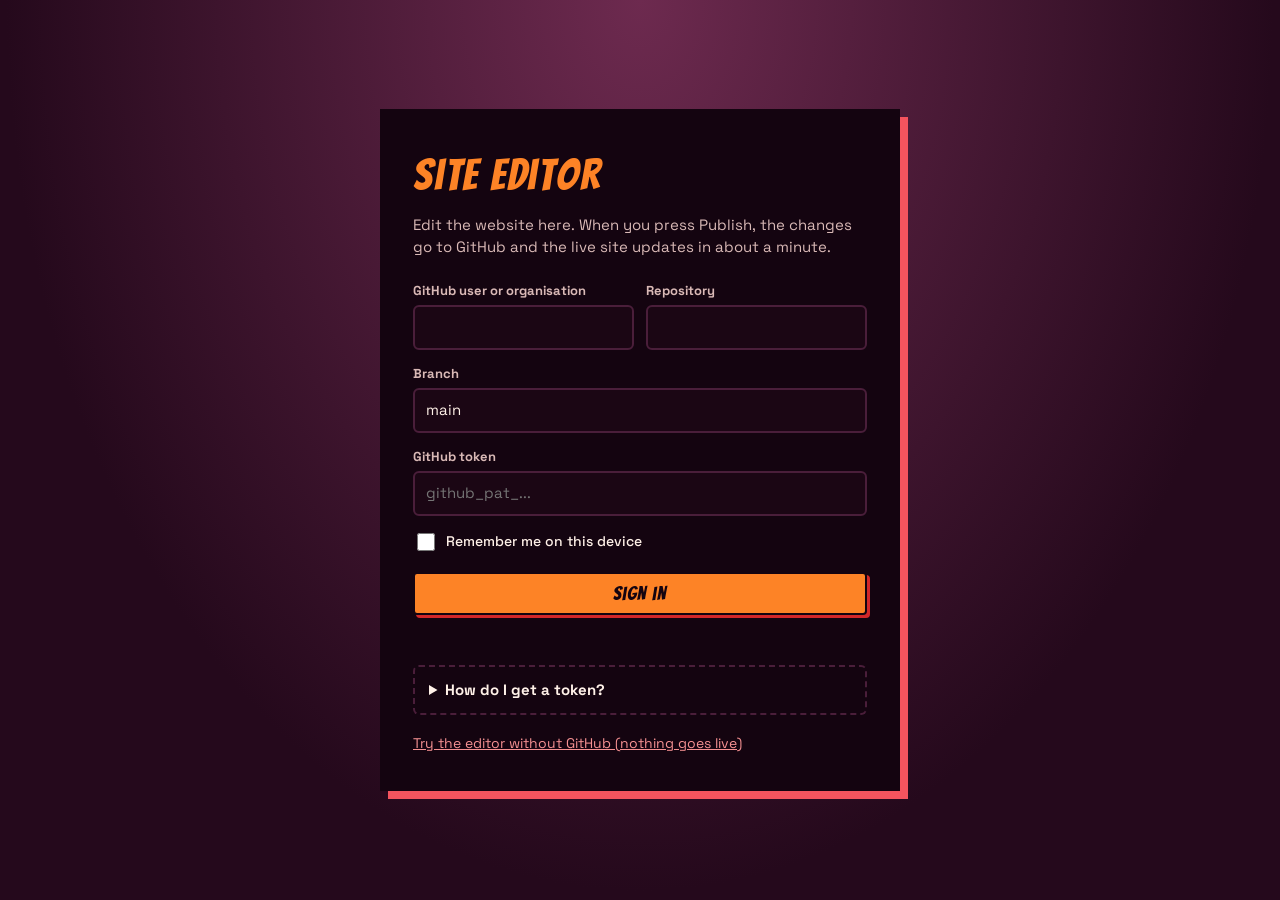
<file: admin/index.html>
<!DOCTYPE html>
<html lang="en">
  <head>
    <meta charset="utf-8">
    <meta name="viewport" content="width=device-width, initial-scale=1">
    <meta name="robots" content="noindex, nofollow">
    <meta name="theme-color" content="#25091C">
    <title>Site editor</title>
    <link rel="icon" href="../favicon.svg" type="image/svg+xml">
    <link rel="preconnect" href="https://fonts.googleapis.com">
    <link rel="preconnect" href="https://fonts.gstatic.com" crossorigin>
    <link rel="stylesheet" href="https://fonts.googleapis.com/css2?family=Bangers&family=Space+Grotesk:wght@400;500;700&display=swap">
    <link rel="stylesheet" href="admin.css">
    <script type="module" src="admin.js"></script>
  </head>
  <body>
    <!-- Sign in -->
    <section class="login" id="login" hidden>
      <div class="login-card">
        <h1>Site editor</h1>
        <p class="lead">Edit the website here. When you press Publish, the changes go to GitHub and the live site updates in about a minute.</p>

        <form id="unlock-form" hidden>
          <p>Saved sign-in for <b id="saved-repo"></b>.</p>
          <label>Passphrase<input type="password" name="passphrase" autocomplete="current-password" required></label>
          <button class="btn" type="submit">Unlock</button>
          <button class="link" type="button" id="forget">Use a different token</button>
          <p class="err" role="alert"></p>
        </form>

        <form id="login-form">
          <div class="row">
            <label>GitHub user or organisation<input type="text" name="owner" required autocomplete="off" spellcheck="false"></label>
            <label>Repository<input type="text" name="repo" required autocomplete="off" spellcheck="false"></label>
          </div>
          <label>Branch<input type="text" name="branch" value="main" required autocomplete="off" spellcheck="false"></label>
          <label>GitHub token<input name="token" type="password" required autocomplete="off" spellcheck="false" placeholder="github_pat_..."></label>
          <label class="check"><input type="checkbox" name="remember"> Remember me on this device</label>
          <label id="pass-wrap" hidden>Make a passphrase to lock the saved token<input name="passphrase" type="password" minlength="6" autocomplete="new-password"></label>
          <button class="btn" type="submit">Sign in</button>
          <p class="err" role="alert"></p>
        </form>

        <details class="help">
          <summary>How do I get a token?</summary>
          <ol>
            <li>On GitHub, open Settings, then Developer settings, then Personal access tokens, then Fine-grained tokens.</li>
            <li>Select Generate new token.</li>
            <li>For Repository access, select Only select repositories, and select this website's repository.</li>
            <li>Under Permissions, set Contents to Read and write.</li>
            <li>Generate the token and paste it above. GitHub shows it only once.</li>
          </ol>
          <p>The token is the lock on this page. Without a token that can write to the repository, nobody can change the site. Do not share the token.</p>
        </details>

        <button class="link" type="button" id="local-mode">Try the editor without GitHub (nothing goes live)</button>
      </div>
    </section>

    <!-- Editor -->
    <section class="app" id="app" hidden>
      <header class="appbar">
        <span class="brand">Site editor</span>
        <span class="status" id="status"></span>
        <span class="spacer"></span>
        <a class="link" id="live-link" href="../" target="_blank" rel="noopener" hidden>Live site ↗</a>
        <button class="icon-btn" type="button" id="undo" title="Undo (Ctrl+Z)" aria-label="Undo">↶</button>
        <button class="icon-btn" type="button" id="redo" title="Redo (Ctrl+Shift+Z)" aria-label="Redo">↷</button>
        <button class="btn ghost small" type="button" id="toggle-preview">Preview</button>
        <button class="btn ghost small" type="button" id="discard">Discard changes</button>
        <button class="btn small" type="button" id="publish" title="Publish (Ctrl+S)">Publish</button>
        <button class="link" type="button" id="signout">Sign out</button>
      </header>
      <nav class="tabs" id="tabs">
        <button type="button" data-tab="basics" class="on">Name &amp; intro</button>
        <button type="button" data-tab="sections">Sections</button>
        <button type="button" data-tab="seo">Search &amp; sharing</button>
      </nav>
      <main class="panel" id="panel"></main>
      <aside class="preview" id="preview">
        <div class="preview-bar">
          <button type="button" data-size="desktop" class="on">Desktop</button>
          <button type="button" data-size="phone">Phone</button>
          <button type="button" class="close-preview" aria-label="Close preview">×</button>
        </div>
        <div class="frame-wrap" id="frame-wrap"><iframe id="frame" title="Site preview"></iframe></div>
      </aside>
    </section>

    <div class="modal" id="modal" hidden>
      <div class="modal-card" role="dialog" aria-modal="true" aria-labelledby="modal-title">
        <h2 id="modal-title">Message</h2>
        <div class="modal-body"></div>
        <div class="modal-actions"></div>
      </div>
    </div>
    <div class="toast" id="toast" role="status" hidden></div>
  </body>
</html>
</file>
<file: admin/admin.css>
:root {
  --amber: #FD8326;
  --blush: #F59192;
  --coral: #F4545E;
  --crimson: #D32729;
  --plum: #6D2A4F;
  --night: #25091C;
  --ink: #140410;
  --paper: #FFF1E8;
  --muted: #D9B9B6;
  --field: #1B0614;
  --line: #4A1E3A;
  --ok: #7BD88F;
  --display: 'Bangers', Impact, sans-serif;
  --body: 'Space Grotesk', system-ui, sans-serif;
  --bar: 58px;
}
* { box-sizing: border-box; }
[hidden] { display: none !important; }
html, body { margin: 0; height: 100%; }
body { background: var(--night); color: var(--paper); font: 15px/1.5 var(--body); }
h1, h2, h3 { font-family: var(--display); font-weight: 400; letter-spacing: .04em; margin: 0; }
a { color: var(--blush); }
button, input, select, textarea { font: inherit; color: inherit; }
:focus-visible { outline: 3px solid var(--amber); outline-offset: 2px; }

label { display: block; margin-bottom: 14px; font-weight: 700; font-size: 13px; color: var(--muted); }
label.check { display: flex; gap: 8px; align-items: center; color: var(--paper); font-weight: 500; font-size: 14px; }
input:not([type=checkbox]):not([type=file]), select, textarea {
  display: block;
  width: 100%;
  margin-top: 5px;
  padding: 9px 11px;
  border: 2px solid var(--line);
  border-radius: 6px;
  background: var(--field);
  color: var(--paper);
  font-weight: 400;
  font-size: 15px;
}
input:focus, select:focus, textarea:focus { outline: none; border-color: var(--amber); }
textarea { resize: vertical; min-height: 80px; }
input[type=checkbox] { width: 18px; height: 18px; accent-color: var(--amber); }
.hint { display: block; font-weight: 400; font-size: 12.5px; color: var(--muted); margin-top: 4px; }
.hint.warn { color: var(--amber); }
.hint.good { color: var(--ok); }
.row { display: grid; grid-template-columns: 1fr 1fr; gap: 12px; }
.row3 { display: grid; grid-template-columns: repeat(3, 1fr); gap: 12px; }

.btn {
  display: inline-flex;
  align-items: center;
  justify-content: center;
  gap: 8px;
  padding: 10px 18px;
  border: 2px solid var(--ink);
  border-radius: 4px;
  background: var(--amber);
  color: var(--ink);
  font: 400 19px/1 var(--display);
  letter-spacing: .06em;
  cursor: pointer;
  box-shadow: 3px 3px 0 var(--crimson);
  text-decoration: none;
}
.btn:hover { transform: translate(-1px, -1px); box-shadow: 4px 4px 0 var(--crimson); }
.btn:active { transform: translate(2px, 2px); box-shadow: 1px 1px 0 var(--crimson); }
.btn:disabled { opacity: .5; cursor: not-allowed; transform: none; }
.btn.ghost { background: transparent; color: var(--paper); border-color: var(--line); box-shadow: none; }
.btn.ghost:hover { border-color: var(--blush); }
.btn.small { padding: 7px 12px; font-size: 16px; }
.btn.danger { background: var(--coral); }
.link { background: none; border: 0; padding: 4px 0; color: var(--blush); text-decoration: underline; cursor: pointer; font-size: 14px; }
.icon-btn {
  width: 32px;
  height: 32px;
  display: inline-grid;
  place-items: center;
  border: 2px solid var(--line);
  border-radius: 6px;
  background: var(--field);
  cursor: pointer;
  font-size: 15px;
  line-height: 1;
}
.icon-btn:hover { border-color: var(--amber); }
.icon-btn:disabled { opacity: .3; cursor: default; }
.icon-btn.del:hover { border-color: var(--coral); color: var(--coral); }
.err { color: var(--coral); font-weight: 700; min-height: 1.2em; margin: 10px 0 0; }

/* ---------- Login ---------- */
.login { min-height: 100%; display: grid; place-items: center; padding: 24px 16px; background: radial-gradient(ellipse at top, var(--plum), var(--night) 70%); }
.login-card { width: min(100%, 520px); padding: 30px; background: var(--ink); border: 3px solid var(--ink); box-shadow: 8px 8px 0 var(--coral); }
.login-card h1 { font-size: 44px; color: var(--amber); }
.lead { color: var(--muted); margin: 6px 0 22px; }
.login-card form .btn { width: 100%; margin-top: 4px; }
.help { margin: 22px 0 14px; padding: 12px 14px; border: 2px dashed var(--line); border-radius: 6px; }
.help summary { cursor: pointer; font-weight: 700; }
.help li { margin-bottom: 4px; }

/* ---------- App layout ---------- */
.app {
  height: 100%;
  display: grid;
  grid-template-columns: minmax(0, 1fr) minmax(380px, 46%);
  grid-template-rows: var(--bar) auto minmax(0, 1fr);
  grid-template-areas: 'bar bar' 'tabs preview' 'panel preview';
}
.appbar { grid-area: bar; display: flex; align-items: center; gap: 10px; padding: 0 16px; background: var(--ink); border-bottom: 3px solid var(--crimson); }
.brand { font: 400 26px/1 var(--display); color: var(--amber); letter-spacing: .05em; }
.status { font-size: 13px; color: var(--muted); }
.status.dirty { color: var(--amber); font-weight: 700; }
.spacer { flex: 1; }
#toggle-preview { display: none; }
.tabs { grid-area: tabs; display: flex; gap: 4px; padding: 12px 20px 0; border-bottom: 2px solid var(--line); }
.tabs button { white-space: nowrap; padding: 9px 14px; border: 2px solid transparent; border-bottom: 0; border-radius: 6px 6px 0 0; background: none; cursor: pointer; font-weight: 700; color: var(--muted); }
.tabs button.on { background: var(--plum); color: var(--paper); border-color: var(--line); }
.panel { grid-area: panel; overflow-y: auto; padding: 22px 20px 80px; }
.panel h2 { font-size: 32px; color: var(--amber); margin-bottom: 4px; }
.panel h3 { font-size: 22px; margin: 26px 0 10px; color: var(--blush); }
.panel .intro { color: var(--muted); margin: 0 0 20px; max-width: 70ch; }
.box { padding: 16px; margin-bottom: 16px; background: rgba(109, 42, 79, .25); border: 2px solid var(--line); border-radius: 8px; }

.preview { grid-area: preview; display: flex; flex-direction: column; border-left: 3px solid var(--ink); background: #0d0209; min-width: 0; }
.preview-bar { display: flex; gap: 6px; padding: 8px 10px; background: var(--ink); }
.preview-bar button { padding: 5px 12px; border: 2px solid var(--line); border-radius: 20px; background: none; cursor: pointer; font-size: 13px; font-weight: 700; }
.preview-bar button.on { background: var(--amber); color: var(--ink); border-color: var(--amber); }
.close-preview { display: none; margin-left: auto; }
.frame-wrap { position: relative; flex: 1; overflow: hidden; }
.frame-wrap iframe { position: absolute; left: 0; top: 0; border: 0; background: var(--night); transform-origin: 0 0; }
.frame-wrap.phone iframe { left: 50%; top: 12px; border: 6px solid var(--ink); border-radius: 22px; box-shadow: 0 0 0 2px var(--line); }

/* ---------- Section list ---------- */
.sec-list { list-style: none; padding: 0; margin: 0 0 18px; }
.sec-item {
  display: flex;
  align-items: center;
  gap: 10px;
  padding: 10px 12px;
  margin-bottom: 8px;
  background: var(--field);
  border: 2px solid var(--line);
  border-radius: 8px;
}
.sec-item.hidden-sec { opacity: .55; }
.sec-item.drag-over, .card.drag-over { border-color: var(--amber); box-shadow: 0 0 0 2px var(--amber); }
.grip { cursor: grab; color: var(--muted); font-size: 18px; user-select: none; padding: 0 2px; }
.sec-item .no { font: 400 20px/1 var(--display); color: var(--amber); width: 30px; }
.sec-item .name { flex: 1; min-width: 0; }
.sec-item .name b { display: block; white-space: nowrap; overflow: hidden; text-overflow: ellipsis; }
.sec-item .name small { color: var(--muted); }
.sec-item .tools { display: flex; gap: 6px; align-items: center; }
.toggle { display: inline-flex; align-items: center; gap: 6px; margin: 0; font-size: 12px; }
.add-row { display: flex; gap: 10px; align-items: end; flex-wrap: wrap; }
.add-row label { margin: 0; min-width: 200px; }
.back { margin-bottom: 14px; }

/* ---------- Item cards ---------- */
.cards { display: grid; gap: 12px; margin-bottom: 14px; }
.card { position: relative; padding: 14px; background: var(--field); border: 2px solid var(--line); border-radius: 8px; }
.card-head { display: flex; align-items: center; gap: 8px; margin-bottom: 10px; }
.card-head .title { flex: 1; font-weight: 700; color: var(--blush); min-width: 0; white-space: nowrap; overflow: hidden; text-overflow: ellipsis; }
.card-head .tools { display: flex; gap: 6px; }
.video-card { display: grid; grid-template-columns: 150px 1fr; gap: 14px; }
.video-card .thumb { width: 150px; aspect-ratio: 16 / 9; border-radius: 6px; object-fit: cover; background: var(--ink); border: 2px solid var(--line); }

.photo-grid { display: grid; grid-template-columns: repeat(auto-fill, minmax(200px, 1fr)); gap: 12px; margin-bottom: 14px; }
.photo-card { padding: 10px; }
.photo-card .ph { position: relative; display: grid; place-items: center; height: 150px; border-radius: 6px; overflow: hidden; background: var(--ink); margin-bottom: 8px; }
.photo-card .ph img { width: auto; height: auto; max-width: 100%; max-height: 150px; object-fit: contain; }
.photo-card .ph .badge { position: absolute; left: 6px; top: 6px; padding: 2px 7px; border-radius: 10px; background: var(--amber); color: var(--ink); font-size: 11px; font-weight: 700; }
.photo-card label { margin-bottom: 8px; }
.photo-card .tools { display: flex; gap: 6px; justify-content: space-between; }
/* Same justified-row rule as the site, at sketch size. */
.layout-map { display: flex; flex-wrap: wrap; gap: 3px; max-width: 320px; margin: 6px 0 16px; }
.layout-map::after { content: ''; flex-grow: 1000000; }
.layout-map span { flex: calc(var(--ar) * 100) 1 calc(var(--ar) * 30px); aspect-ratio: var(--ar); background: var(--plum); border: 1px solid var(--blush); border-radius: 2px; font-size: 10px; display: grid; place-items: center; color: var(--paper); }
.layout-map .big { flex: 1 1 100%; aspect-ratio: auto; height: 40px; }

.img-field { display: grid; grid-template-columns: 110px 1fr; gap: 12px; align-items: start; margin-bottom: 14px; }
.img-field .ph { width: 110px; aspect-ratio: 1; border-radius: 6px; overflow: hidden; background: var(--ink); border: 2px solid var(--line); display: grid; place-items: center; color: var(--muted); font-size: 12px; }
.img-field .ph img { width: 100%; height: 100%; object-fit: contain; }
.img-field .acts { display: flex; gap: 8px; flex-wrap: wrap; margin-top: 8px; }
.file-btn { position: relative; overflow: hidden; }
.file-btn input { position: absolute; inset: 0; opacity: 0; cursor: pointer; }

/* ---------- SEO previews ---------- */
.serp { padding: 16px; background: #fff; color: #202124; border-radius: 8px; font-family: Arial, sans-serif; max-width: 600px; }
.serp .u { font-size: 13px; color: #4d5156; }
.serp .t { font-size: 20px; color: #1a0dab; margin: 2px 0; line-height: 1.3; }
.serp .d { font-size: 14px; color: #4d5156; line-height: 1.5; }
.share { max-width: 420px; border: 1px solid #ccd; border-radius: 10px; overflow: hidden; background: #fff; color: #111; font-family: Arial, sans-serif; }
.share img { width: 100%; aspect-ratio: 1.91; object-fit: cover; display: block; background: #ddd; }
.share div { padding: 10px 12px; }
.share .t { font-weight: 700; font-size: 15px; }
.share .d { font-size: 13px; color: #555; }

/* ---------- Modal, toast ---------- */
.modal { position: fixed; inset: 0; z-index: 100; display: grid; place-items: center; padding: 16px; background: rgba(13, 2, 9, .8); }
.modal-card { width: min(100%, 560px); max-height: 90vh; overflow: auto; padding: 24px; background: var(--ink); border: 3px solid var(--ink); box-shadow: 8px 8px 0 var(--coral); }
.modal-card h2 { font-size: 30px; color: var(--amber); margin-bottom: 10px; }
.modal-body { margin-bottom: 18px; color: var(--paper); }
.modal-body ul { padding-left: 20px; }
.modal-actions { display: flex; gap: 10px; justify-content: flex-end; flex-wrap: wrap; }
.picker { display: grid; grid-template-columns: repeat(auto-fill, minmax(110px, 1fr)); gap: 8px; }
.picker button { padding: 0; border: 3px solid transparent; border-radius: 6px; overflow: hidden; background: var(--field); cursor: pointer; aspect-ratio: 1; }
.picker button:hover { border-color: var(--amber); }
.picker img { width: 100%; height: 100%; object-fit: cover; }
.progress { font-family: ui-monospace, monospace; font-size: 13px; color: var(--muted); white-space: pre-wrap; }
.toast { position: fixed; left: 50%; bottom: 20px; translate: -50% 0; z-index: 110; display: flex; align-items: center; gap: 14px; padding: 10px 18px; background: var(--paper); color: var(--ink); border: 2px solid var(--ink); box-shadow: 4px 4px 0 var(--coral); font-weight: 700; max-width: calc(100vw - 32px); }

/* ---------- Narrow screens: preview becomes an overlay ---------- */
@media (max-width: 1000px) {
  .app { grid-template-columns: 1fr; grid-template-rows: auto auto minmax(0, 1fr); grid-template-areas: 'bar' 'tabs' 'panel'; }
  .preview { display: none; position: fixed; inset: 0; z-index: 60; border: 0; }
  .app.show-preview .preview { display: flex; }
  .close-preview { display: inline-block; }
  #toggle-preview { display: inline-flex; }
  .appbar { flex-wrap: wrap; height: auto; min-height: var(--bar); padding: 8px 12px; row-gap: 6px; }
}
@media (max-width: 560px) {
  .row, .row3 { grid-template-columns: 1fr; }
  .video-card { grid-template-columns: 1fr; }
  .video-card .thumb { width: 100%; }
  .brand { display: none; }
  .tabs { padding: 10px 10px 0; overflow-x: auto; }
  .panel { padding: 18px 14px 80px; }
  .login-card { padding: 22px 18px; }
  .img-field { grid-template-columns: 80px 1fr; }
  .img-field .ph { width: 80px; }
}

/* ---------- Quality of life ---------- */
.quick-add { display: flex; gap: 10px; align-items: flex-end; }
.quick-add label { flex: 1; margin: 0; }
.quick-add textarea { min-height: 52px; }
.drop-hint { padding: 10px 12px; margin-bottom: 12px; border: 2px dashed var(--line); border-radius: 8px; color: var(--muted); font-size: 13px; text-align: center; }
.drop-ready { outline: 3px dashed var(--amber); outline-offset: 4px; border-radius: 8px; }
.drop-ready .drop-hint { border-color: var(--amber); color: var(--amber); }
.img-field .ph .fwrap img { max-width: 110px; max-height: 110px; width: auto; height: auto; }
.fwrap { position: relative; display: inline-block; line-height: 0; cursor: crosshair; }
.fwrap img { display: block; }
.focus-dot {
  position: absolute;
  width: 18px;
  height: 18px;
  translate: -50% -50%;
  border: 3px solid var(--amber);
  border-radius: 50%;
  box-shadow: 0 0 0 2px var(--ink), 0 0 10px var(--amber);
  pointer-events: none;
}
.toast-act { padding: 4px 10px; border: 2px solid var(--ink); border-radius: 4px; background: var(--amber); color: var(--ink); font-weight: 700; cursor: pointer; }
#live-link { white-space: nowrap; }
@media (max-width: 560px) {
  .quick-add { flex-direction: column; align-items: stretch; }
  .appbar .status { flex-basis: 100%; order: 10; }
}
</file>
